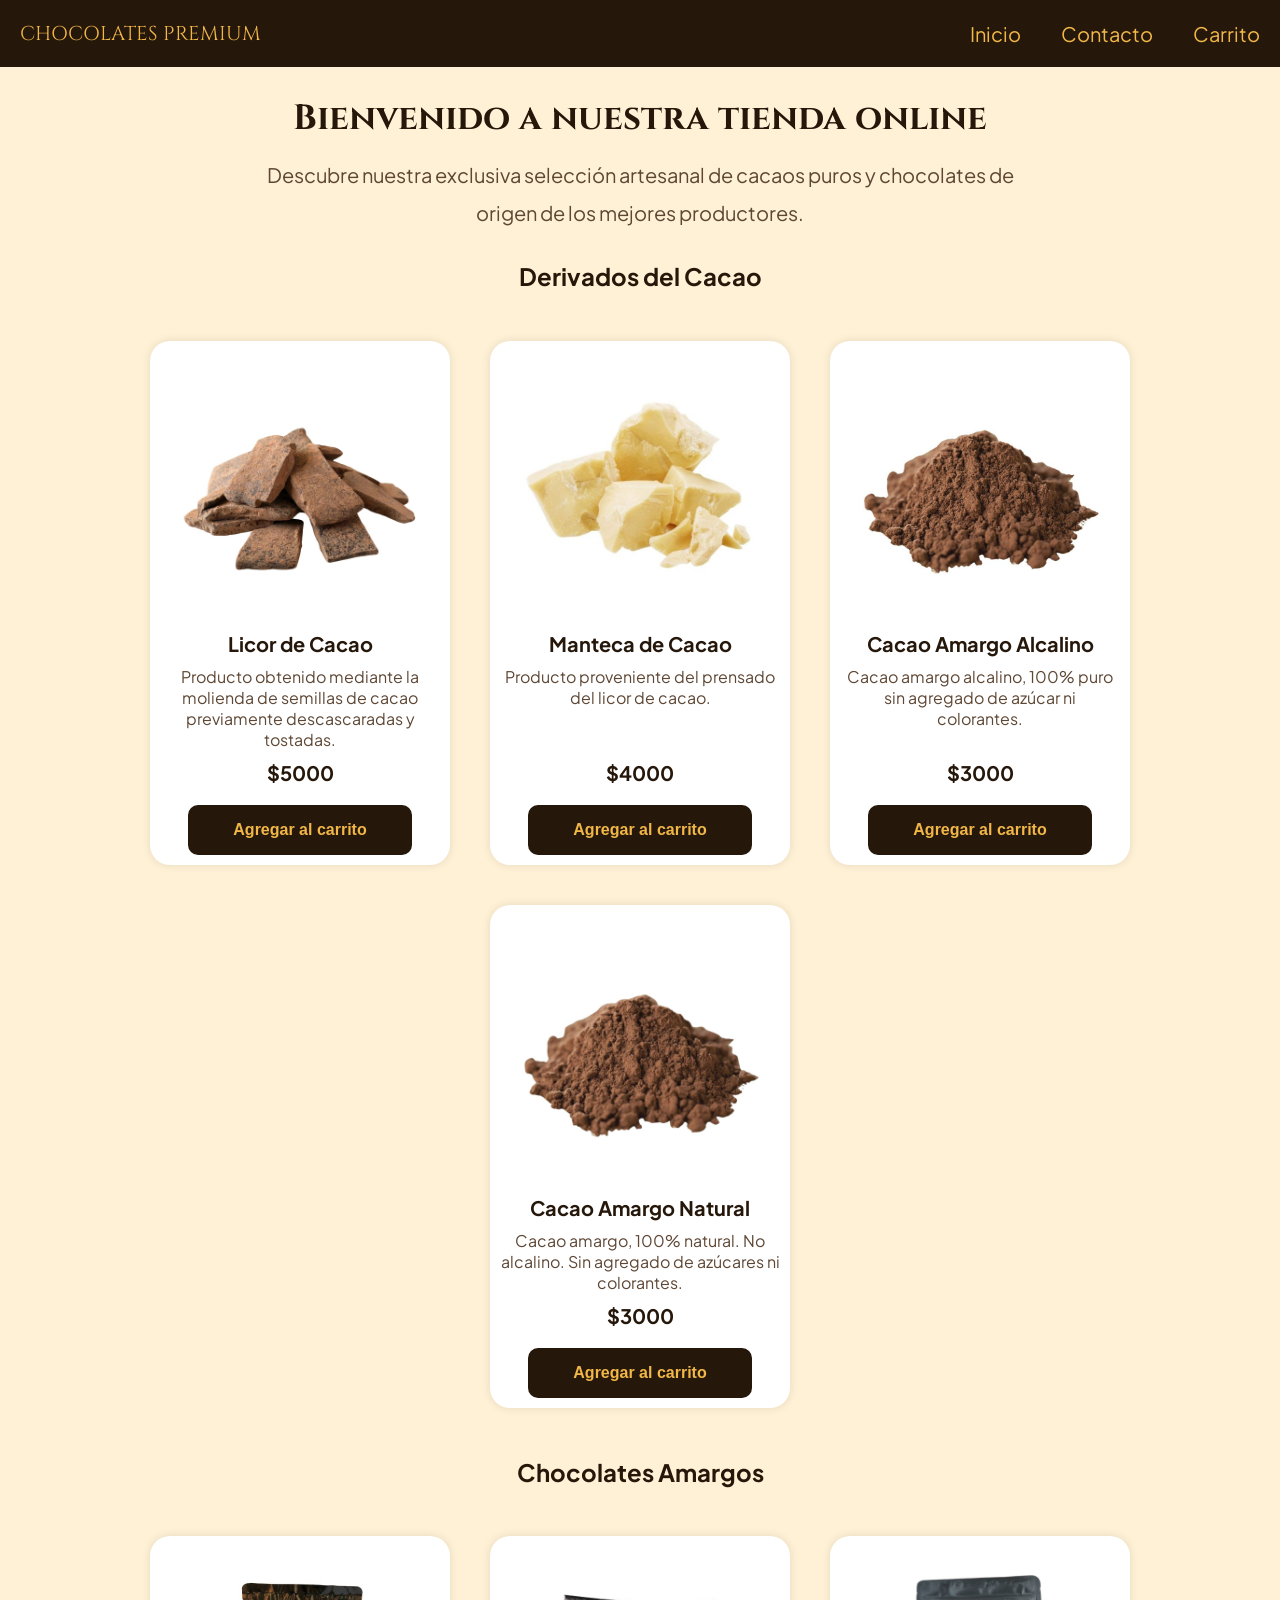
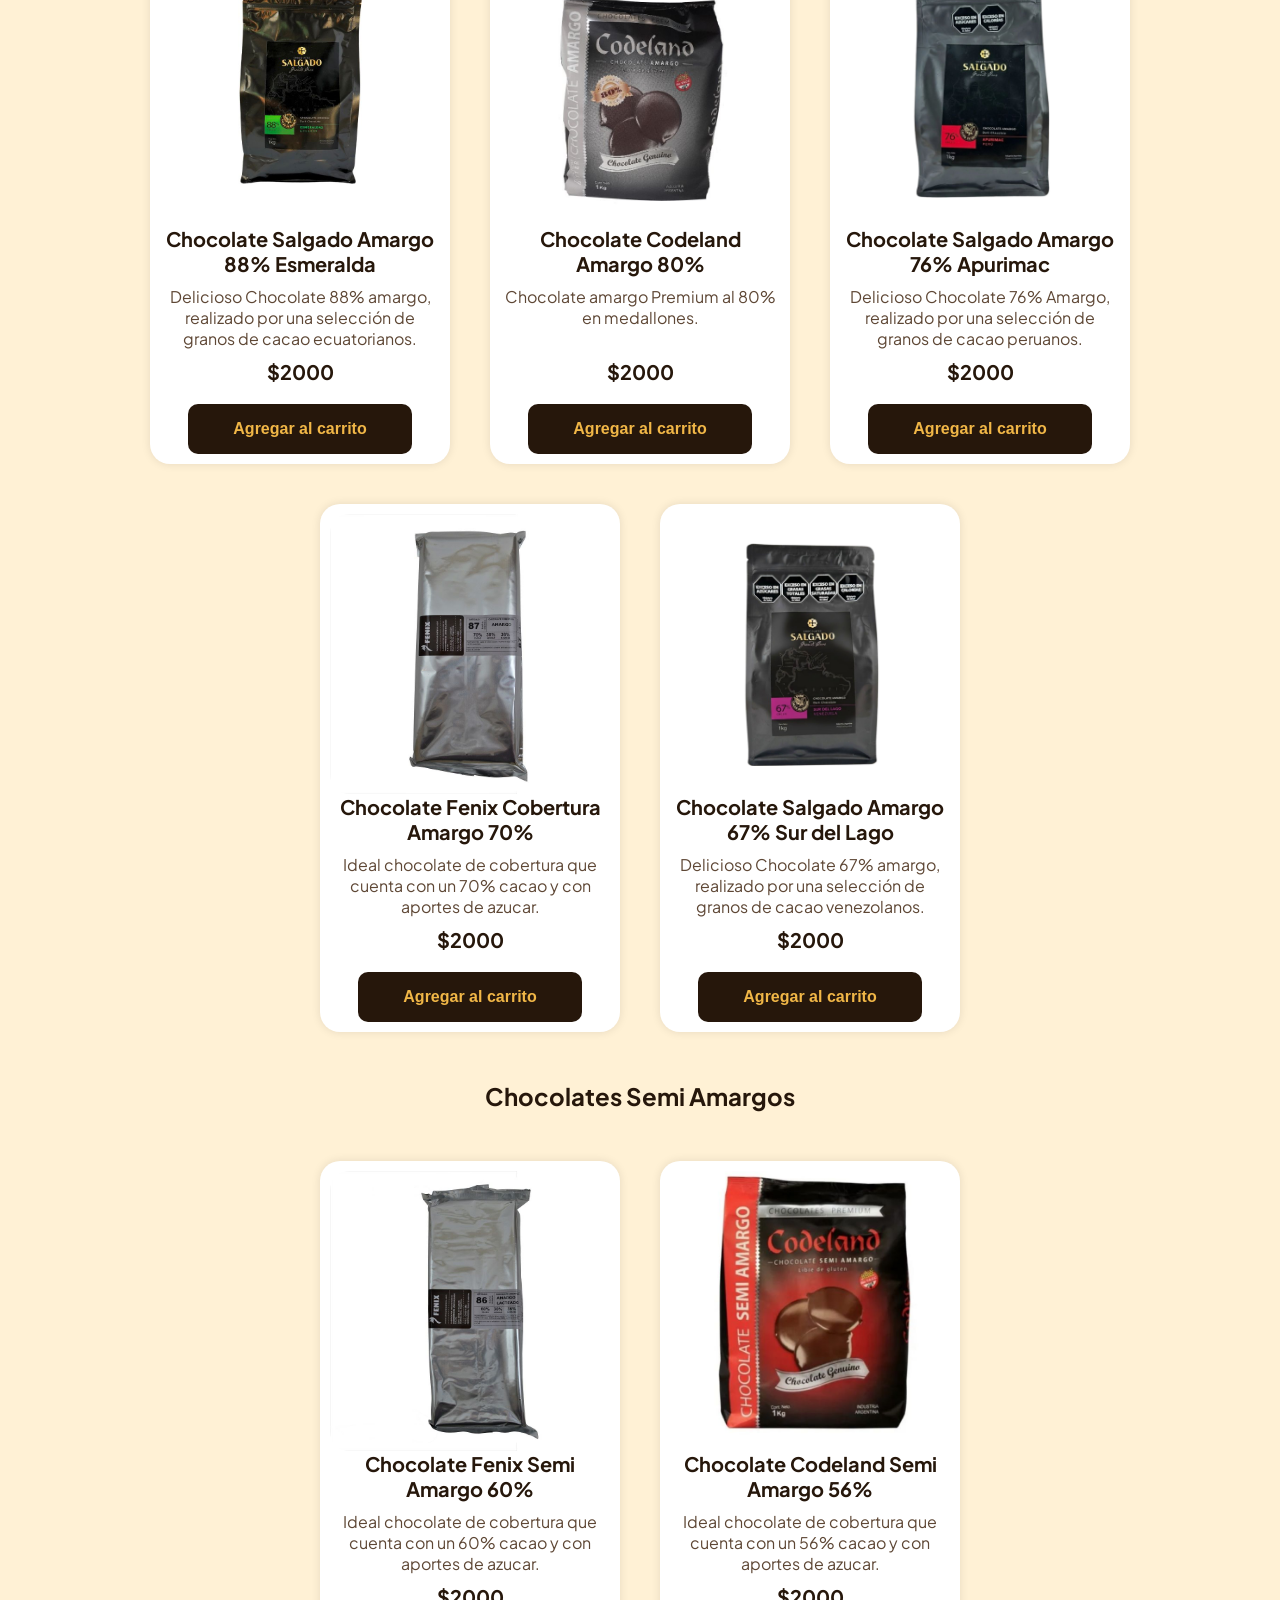
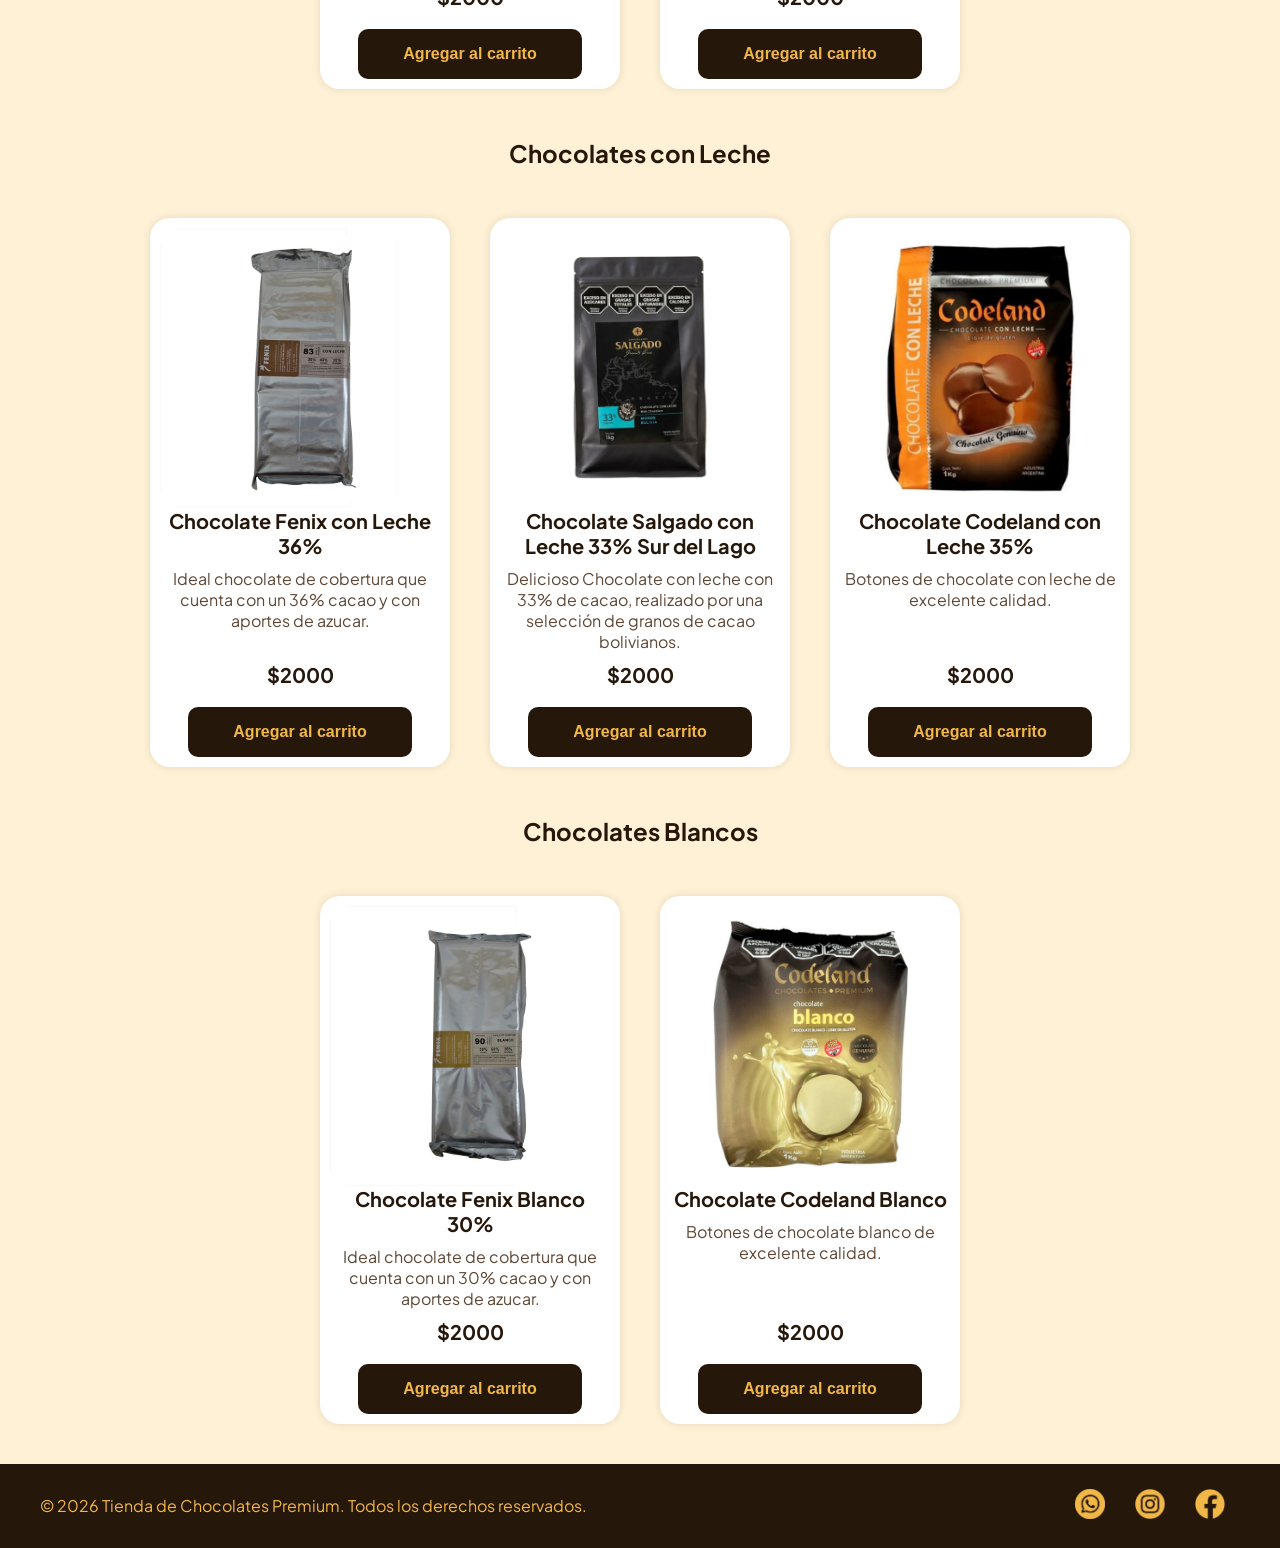
<file: index.html>
<!DOCTYPE html>
<html lang="es">
    <head>
        <meta charset="UTF-8"/>
        <meta name="viewport" content="width=device-width, initial-scale=1.0"/>
        <link href="https://fonts.googleapis.com/css2?family=Cinzel:wght@500;600;700&family=Plus+Jakarta+Sans:wght@300;400;500;600;700&display=swap" rel="stylesheet"/>

        <!-- Enlace a styles en la carpeta css/ -->
        <link rel="stylesheet" href="./css/styles.css"/>
        <title>Inicio Tienda</title>
    </head>
    <body>
        <header>
            <div class="div-logo"><a class="logo" href="./index.html">CHOCOLATES PREMIUM</a></div>

            <nav class="header-nav">
                <ul>
                    <li><a href="./index.html">Inicio</a></li>
                    <li><a href="./pages/contacto.html">Contacto</a></li>
                    <li><a href="./pages/carrito.html">Carrito <span id="contador-carrito"></span></a></li>
                </ul>
            </nav>

        </header>

        <main>
            <section>
                <div>
                    <h1 class="titulo">Bienvenido a nuestra tienda online</h1>
                    <p class="parrafo">Descubre nuestra exclusiva selección artesanal de cacaos puros y chocolates de origen de los mejores productores.</p>
                </div>

                <div id="contenedor-productos"></div>

                <!-- seccion 1: derivados del cacao
                <section>
                    <h2 class="titulo-productos">Derivados del Cacao</h2>
                    <div id="derivados-del-cacao" class="contenedor-tarjetas">
                        <article class="card">
                            <img src="./img/licor-de-cacao-1kg.jpg" alt="licor de cacao" />
                            <h3>Licor de Cacao</h3>
                            <p class="descripcion">Producto obtenido mediante la molienda de semillas de cacao previamente descascaradas y tostadas.</p>
                            <p class="precio">$5000</p>
                            <button class="btn">
                                Agregar al Carrito
                            </button>
                        </article>

                        <article class="card">
                            <img src="./img/manteca-de-cacao-x-1-kg.jpg" alt="manteca de cacao" />
                            <h3>Manteca de Cacao</h3>
                            <p class="descripcion">Producto proveniente del prensado del licor de cacao.</p>
                            <p class="precio">$4000</p>
                            <button class="btn">
                                Agregar al Carrito
                            </button>
                        </article>

                        <article class="card">
                            <img src="./img/cacao-amargo-alcalino.jpg" alt="cacao amargo alcalino" />
                            <h3>Cacao Amargo Alcalino</h3>
                            <p class="descripcion">Cacao amargo alcalino, 100% puro sin agregado de azúcar ni colorantes.</p>
                            <p class="precio">$3000</p>
                            <button class="btn">
                                Agregar al Carrito
                            </button>
                        </article>

                        <article class="card">
                            <img src="./img/cacao-amargo-natural.jpg" alt="cacao amargo natural" />
                            <h3>Cacao Amargo Natural</h3>
                            <p class="descripcion">Cacao amargo, 100% natural. No alcalino. Sin agregado de azúcares ni colorantes.</p>
                            <p class="precio">$3000</p>
                            <button class="btn">
                                Agregar al Carrito
                            </button>
                        </article>
                    </div>
                </section>

                seccion 2: chocolates amargos
                <section>
                    <h2 class="titulo-productos">Chocolates Amargos</h2>
                    <div id="chocolates-amargos" class="contenedor-tarjetas">
                        <article class="card">
                            <img src="./img/salgado/chocolate-amargo-88_-esmeralda-salgado-x-1kg-1.jpg" alt="Chocolate Cobertura Amargo 88% Salgado Esmeralda" />
                            <h3>Chocolate Salgado Amargo 88% Esmeralda</h3>
                            <p class="descripcion">Delicioso Chocolate 88% amargo, realizado por una selección de granos de cacao ecuatorianos.</p>
                            <p class="precio">$2000</p>
                            <button class="btn">
                                Agregar al Carrito
                            </button>
                        </article>

                        <article class="card">
                            <img src="./img/codeland/chocolate-amargo-codeland-1-kg.jpg" alt="Chocolate Codeland Amargo 80%" />
                            <h3>Chocolate Codeland Amargo 80%</h3>
                            <p class="descripcion">Chocolate amargo Premium al 80% en medallones.</p>
                            <p class="precio">$2000</p>
                            <button class="btn">
                                Agregar al Carrito
                            </button>
                        </article>

                        <article class="card">
                            <img src="./img/salgado/chocolate-amargo-76_-apurimac-salgado-x-1kg-1.jpg" alt="Chocolate Amargo 76% Salgado Apurimac" />
                            <h3>Chocolate Salgado Amargo 76% Apurimac</h3>
                            <p class="descripcion">Delicioso Chocolate 76% Amargo, realizado por una selección de granos de cacao peruanos.</p>
                            <p class="precio">$2000</p>
                            <button class="btn">
                                Agregar al Carrito
                            </button>
                        </article>

                        <article class="card">
                            <img src="./img/fenix/chocolate-fenix-cobertura-amargo-70-1-kg.jpg" alt="Chocolate Fenix Cobertura Amargo 70%" />
                            <h3>Chocolate Fenix Cobertura Amargo 70%</h3>
                            <p class="descripcion">Ideal chocolate de cobertura que cuenta con un 70% cacao y con aportes de azucar.</p>
                            <p class="precio">$2000</p>
                            <button class="btn">
                                Agregar al Carrito
                            </button>
                        </article>

                        <article class="card">
                            <img src="./img/salgado/chocolate-amargo-67_-sur-del-lago-salgado-x-1-kg-1.jpg" alt="Chocolate Amargo 67% Salgado Sur del Lago" />
                            <h3>Chocolate Salgado Amargo 67% Sur del Lago</h3>
                            <p class="descripcion">Delicioso Chocolate 67% amargo, realizado por una selección de granos de cacao venezolanos.</p>
                            <p class="precio">$2000</p>
                            <button class="btn">
                                Agregar al Carrito
                            </button>
                        </article>
                    </div>
                </section>

                seccion 3: chocolates semi amargos
                <section>
                    <h2 class="titulo-productos">Chocolates Semi Amargos</h2>
                    <div id="chocolates-semi-amargos" class="contenedor-tarjetas">
                        <article class="card">
                            <img src="./img/fenix/chocolate-fenix-cobertura-semiamargo-60-1-kg.jpg" alt="Chocolate Fenix Cobertura Semi Amargo 60%" />
                            <h3>Chocolate Fenix Semi Amargo 60%</h3>
                            <p class="descripcion">Ideal chocolate de cobertura que cuenta con un 60% cacao y con aportes de azucar.</p>
                            <p class="precio">$2000</p>
                            <button class="btn">
                                Agregar al Carrito
                            </button>
                        </article>

                        <article class="card">
                            <img src="./img/codeland/chocolate-semiamargo-codeland-x-1-kg.jpg" alt="Chocolate Codeland Semi Amargo 56%" />
                            <h3>Chocolate Codeland Semi Amargo 56%</h3>
                            <p class="descripcion">Ideal chocolate de cobertura que cuenta con un 56% cacao y con aportes de azucar.</p>
                            <p class="precio">$2000</p>
                            <button class="btn">
                                Agregar al Carrito
                            </button>
                        </article>
                    </div>
                </section>

                seccion 4: chocolates con leche
                <section>
                    <h2 class="titulo-productos">Chocolates con Leche</h2>
                    <div id="chocolates-con-leche" class="contenedor-tarjetas">
                        <article class="card">
                            <img src="./img/fenix/chocolate-fenix-cobertura-con-leche-36-1-kg.jpg" alt="Chocolate Fenix con Leche 36%" />
                            <h3>Chocolate Fenix con Leche 36%</h3>
                            <p class="descripcion">Ideal chocolate de cobertura que cuenta con un 36% cacao y con aportes de azucar.</p>
                            <p class="precio">$2000</p>
                            <button class="btn">
                                Agregar al Carrito
                            </button>
                        </article>

                        <article class="card">
                            <img src="./img/salgado/chocolate-con-leche-33_-moxos-salgado-x-1-kg-1.jpg" alt="Chocolate Salgado con Leche 33% Sur del Lago" />
                            <h3>Chocolate Salgado con Leche 33% Sur del Lago</h3>
                            <p class="descripcion">Delicioso Chocolate con leche con 33% de cacao, realizado por una selección de granos de cacao bolivianos.</p>
                            <p class="precio">$2000</p>
                            <button class="btn">
                                Agregar al Carrito
                            </button>
                        </article>

                        <article class="card">
                            <img src="./img/codeland/chocolate-con-leche-codeland-x-1-kg.jpg" alt="Chocolate Codeland con Leche 35%" />
                            <h3>Chocolate Codeland con Leche 35%</h3>
                            <p class="descripcion">Botones de chocolate con leche de excelente calidad.</p>
                            <p class="precio">$2000</p>
                            <button class="btn">
                                Agregar al Carrito
                            </button>
                        </article>
                    </div>
                </section>

                seccion 5: chocolates blancos
                <section>
                    <h2 class="titulo-productos">Chocolates Blancos</h2>
                    <div id="chocolates-blancos" class="contenedor-tarjetas">
                        <article class="card">
                            <img src="./img/fenix/chocolate-fenix-cobertura-blanco-30-1-kg.jpg" alt="Chocolate Fenix Blanco 30%" />
                            <h3>Chocolate Fenix Blanco 30%</h3>
                            <p class="descripcion">Ideal chocolate de cobertura que cuenta con un 30% cacao y con aportes de azucar.</p>
                            <p class="precio">$2000</p>
                            <button class="btn">
                                Agregar al Carrito
                            </button>
                        </article>

                        <article class="card">
                            <img src="./img/codeland/chocolate-codeland-blanco-x-1-kg-1.jpg" alt="Chocolate Codeland Blanco" />
                            <h3>Chocolate Codeland Blanco</h3>
                            <p class="descripcion">Botones de chocolate blanco de excelente calidad.</p>
                            <p class="precio">$2000</p>
                            <button class="btn">
                                Agregar al Carrito
                            </button>
                        </article>
                    </div>
                </section> -->
                
            </section>
        </main>

        <footer>
            <p>© 2026 Tienda de Chocolates Premium. Todos los derechos reservados.</p>
            <nav>
                <ul class="footer-list">
                    <li><img src="./img/socialmedia/whatsapp-logo.png" alt="logo-whatsapp" /></li>
                    <li><img src="./img/socialmedia/instagram-logo.png" alt="logo-instagram" /></li>
                    <li><img src="./img/socialmedia/facebook-logo.png" alt="logo-facebook" /></li>
                </ul>
            </nav>
        </footer>

        <!-- Este script agrega el enlace al index.js y muy importante el type=module para trabajar en modulos -->
        <script src="./js/index.js" type="module"></script>
    </body>
</html>
</file>
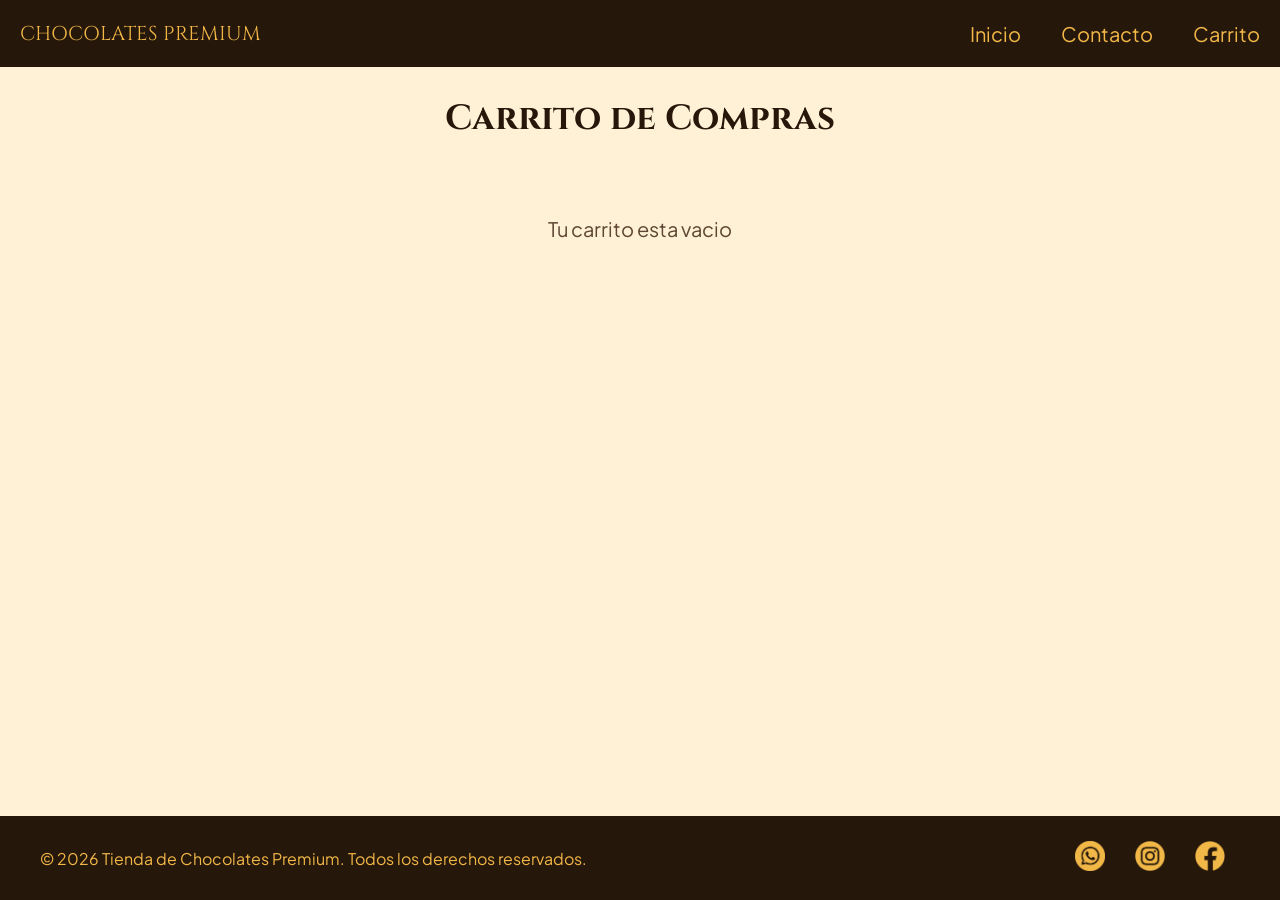
<file: pages/carrito.html>
<!DOCTYPE html>
<html lang="en">
    <head>
        <meta charset="UTF-8">
        <meta name="viewport" content="width=device-width, initial-scale=1.0">
        <link href="https://fonts.googleapis.com/css2?family=Cinzel:wght@500;600;700&family=Plus+Jakarta+Sans:wght@300;400;500;600;700&display=swap" rel="stylesheet"/>

        <!-- Enlace a styles en la carpeta css/ -->
        <link rel="stylesheet" href="../css/styles.css" />
        <title>Carrito</title>
    </head>

    <body>
        <header>
            <div class="div-logo"><a class="logo" href="../index.html">CHOCOLATES PREMIUM</a></div>

            <nav class="header-nav">
                <ul>
                    <li><a href="../index.html">Inicio</a></li>
                    <li><a href="./contacto.html">Contacto</a></li>
                    <li><a href="./carrito.html">Carrito <span id="contador-carrito"></span></a></li>
                </ul>
            </nav>
        </header>

        <main>
            <section>
                <h1 class="titulo">Carrito de Compras</h1>
                <div class="carrito-layout">
                <!-- Columna izquierda: productos -->
                    <section class="carrito-productos">
                        <div class="carrito-encabezado">
                            <span>Producto</span>
                            <span></span>
                            <span>Precio</span>
                            <span>Cant.</span>
                            <span>Subtotal</span>
                            <span></span>
                        </div>

                        <!-- Aqui el JS renderiza las filas de productos -->
                        <div id="contenedor-carrito"></div>
                        
                        <!-- Aqui el JS agrega el boton vaciar carrito -->
                        <div id="acciones-carrito" class="acciones-carrito"></div>
                    </section>

                    <!-- Columna derecha: resumen (lo completa el JS) -->
                    <aside id="resumen-carrito" class="carrito-resumen"></aside>
                    </div>
            </section>
        </main>

        <footer>
            <p>© 2026 Tienda de Chocolates Premium. Todos los derechos reservados.</p>
            <nav>
                <ul class="footer-list">
                    <li><img src="../img/socialmedia/whatsapp-logo.png" alt="logo-whatsapp" /></li>
                    <li><img src="../img/socialmedia/instagram-logo.png" alt="logo-instagram" /></li>
                    <li><img src="../img/socialmedia/facebook-logo.png" alt="logo-facebook" /></li>
                </ul>
            </nav>
        </footer>
        <!-- Este script agrega el enlace al carrito.js y muy importante el type=module para trabajar en modulos -->
        <script src="../js/carrito.js" type="module"></script>
    </body>
</html>
</file>
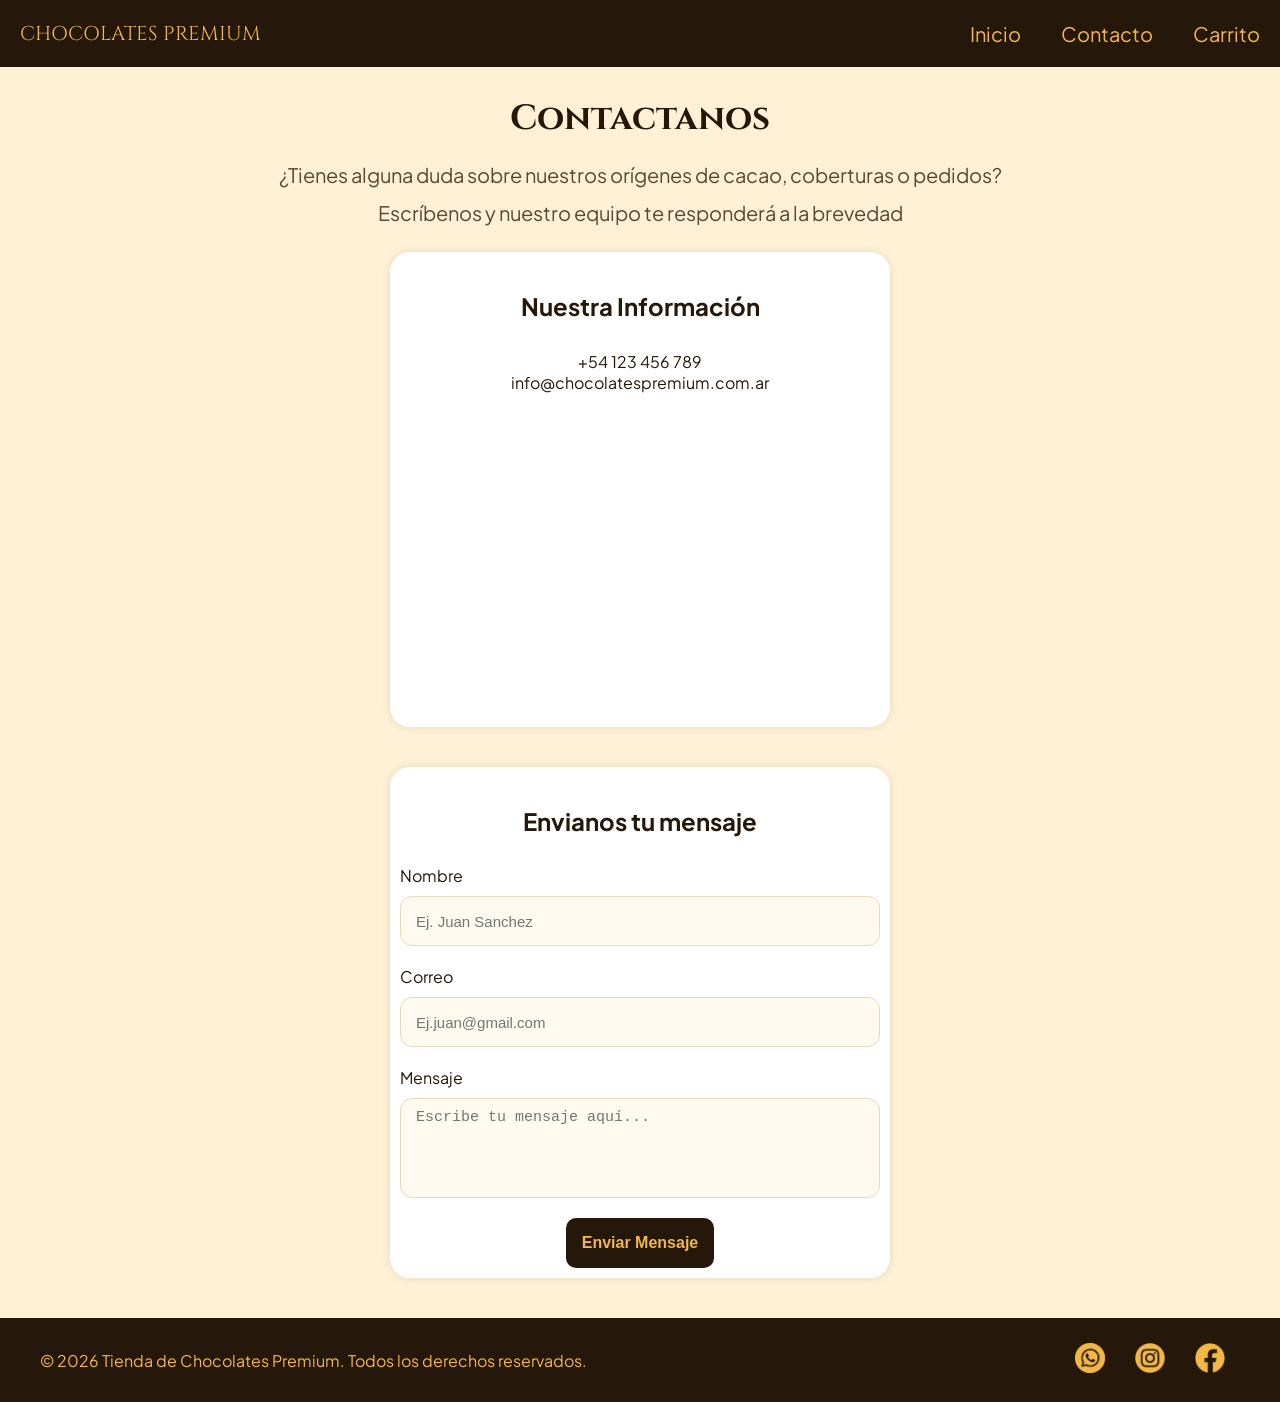
<file: pages/contacto.html>
<!doctype html>
<html lang="en">
  <head>
    <meta charset="UTF-8" />
    <meta name="viewport" content="width=device-width, initial-scale=1.0" />
    <link
      href="https://fonts.googleapis.com/css2?family=Cinzel:wght@500;600;700&family=Plus+Jakarta+Sans:wght@300;400;500;600;700&display=swap"
      rel="stylesheet"
    />

    <!-- Enlace a styles en la carpeta css/ -->
    <link rel="stylesheet" href="../css/styles.css" />
    <title>Contacto</title>
  </head>

  <body>
    <header>
      <div class="div-logo">
        <a class="logo" href="../index.html">CHOCOLATES PREMIUM</a>
      </div>

      <nav class="header-nav">
        <ul>
          <li><a href="../index.html">Inicio</a></li>
          <li><a href="./contacto.html">Contacto</a></li>
          <li><a href="./carrito.html">Carrito <span id="contador-carrito"></span></a></li>
        </ul>
      </nav>
    </header>

    <main>
      <section>
        <div>
          <h1 class="titulo">Contactanos</h1>
          <p class="parrafo">¿Tienes alguna duda sobre nuestros orígenes de cacao, coberturas o pedidos?</p>
          <p class="parrafo">Escríbenos y nuestro equipo te responderá a la brevedad</p>
        </div>

        <div class="contenedor-tarjetas">
          <!-- tarjeta 1: informacion de contacto -->
          <section class="card-consulta">
            <h2>Nuestra Información</h2>
            <p><a href="tel:+54123456789">+54 123 456 789</a></p>
            <p><a href="mailto:info@chocolatespremium.com.ar">info@chocolatespremium.com.ar</a></p>
            <iframe
              src="https://www.google.com/maps/embed?pb=!1m18!1m12!1m3!1d3284.7283687265003!2d-58.53406538762816!3d-34.585739056437916!2m3!1f0!2f0!3f0!3m2!1i1024!2i768!4f13.1!3m3!1m2!1s0x95bcb7a2008e7d7d%3A0xd92119942a3319b2!2sCODELAND%20SA%20Chocolates%20Premium!5e0!3m2!1ses-419!2sar!4v1790982977957!5m2!1ses-419!2sar"
              width="95%"
              height="300"
              style="border: 0"
              allowfullscreen=""
              loading="lazy"
              referrerpolicy="strict-origin-when-cross-origin"
            ></iframe>
          </section>

          <!-- tarjeta 2: formulario de contacto -->
          <section class="card-consulta">
            <h2>Envianos tu mensaje</h2>
            <form
              class="form"
              action="https://formspree.io/f/xeaoywdq"
              method="POST"
            >
              <div class="form-group">
                <label class="form-label">Nombre</label>
                <input
                  class="form-input"
                  type="text"
                  name="name"
                  placeholder="Ej. Juan Sanchez"
                />
              </div>

              <div class="form-group">
                <label class="form-label">Correo</label>
                <input
                  class="form-input"
                  type="email"
                  name="email"
                  placeholder="Ej.juan@gmail.com"
                />
              </div>

              <div class="form-group">
                <label class="form-label">Mensaje</label>
                <textarea
                  class="form-textarea"
                  name="message"
                  placeholder="Escribe tu mensaje aquí..."
                ></textarea>
              </div>

              <button class="btn" type="submit">Enviar Mensaje</button>
              <!-- Asunto del mail que llega -->
              <input
                type="hidden"
                name="subject"
                value="Contacto desde el sitio"
              />
            </form>
          </section>
        </div>
      </section>
    </main>

    <footer>
      <p>© 2026 Tienda de Chocolates Premium. Todos los derechos reservados.</p>
      <nav>
        <ul class="footer-list">
          <li>
            <img
              src="../img/socialmedia/whatsapp-logo.png"
              alt="logo-whatsapp"
            />
          </li>
          <li>
            <img
              src="../img/socialmedia/instagram-logo.png"
              alt="logo-instagram"
            />
          </li>
          <li>
            <img
              src="../img/socialmedia/facebook-logo.png"
              alt="logo-facebook"
            />
          </li>
        </ul>
      </nav>
    </footer>
    <!-- Este script agrega el enlace al contacto.js y muy importante el type=module para trabajar en modulos -->
    <script src="../js/contacto.js" type="module"></script>
  </body>
</html>
</file>
<file: css/styles.css>
/* ==========================================================================
   RESET Y BASE
   ========================================================================== */
/* Limpia los estilos por defecto que aplican los navegadores */
* {
    margin: 0;
    padding: 0;
    box-sizing: border-box;
}

/* Hace que 1rem equivalga a 10px */
html {
    font-size: 62.5%;
}

body {
    font-family: "Plus Jakarta Sans", sans-serif;
    font-size: 1.6rem;
    background-color: #fff1d5;
    color: #26170b;

    display: flex;
    flex-direction: column;
    min-height: 100vh;
}

main {
    width: 80%;
    margin: 0 auto;
    padding-bottom: 2rem;

    flex: 1;

    display: flex;
    flex-direction: column;
    align-items: center;
}

h1 {
    font-size: 3rem;
    font-weight: 800;
    line-height: 1.15;
    margin: 3rem 0;
}

h2 {
    font-size: 2.4rem;
    font-weight: 700;
    line-height: 1.2;
    text-align: center;
    margin: 3rem 0;
}

iframe {
    border-radius: 2rem;
    margin-top: 2rem;
    width: 100%;
}

/* ==========================================================================
   HEADER Y FOOTER
   ========================================================================== */
header,
footer {
    background: #26170b;
    color: #f1b747;
    width: 100%;

    display: flex;
    justify-content: space-between;
    align-items: center;
}

footer {
    padding: 1rem 4rem;
}

.div-logo {
    font-family: "Cinzel", sans-serif;
}

.logo,
.header-nav a {
    font-size: 2rem;
    text-decoration: none;
    color: inherit;
    display: block;
    padding: 2rem;
}

.header-nav li:hover {
    cursor: pointer;
    background-color: #f1b747;
    color: #26170b;
}

nav ul {
    list-style: none;
    display: flex;
}

.footer-list img {
    width: 4rem;
    padding: 0.5rem;
}

.footer-list li {
    padding: 1rem;
    cursor: pointer;
}

/* ==========================================================================
   COMPONENTES REUTILIZABLES
   ========================================================================== */
/* Boton principal */
.btn {
    border: none;
    font-size: 1.6rem;
    font-weight: 700;
    padding: 1.6rem;
    border-radius: 1rem;
    color: #f1b747;
    background-color: #26170b;
}

.btn:hover {
    cursor: pointer;
    background-color: #f1b747;
    color: #26170b;
}

/* Estilo compartido de tarjetas (productos y contacto) */
.card,
.card-consulta {
    margin: 2rem;
    padding: 1rem;
    border-radius: 2rem;
    box-shadow: 0 0 10px rgba(0, 0, 0, 0.1);
    text-align: center;
    background-color: #ffffff;
}

/* Toasts (la notificacion al click) queda como un contenedor fijo en pantalla */
#contenedor-toasts {
    position: fixed;
    top: 8rem;
    right: 2rem;
    display: flex;
    flex-direction: column;
    gap: 0.8rem;
    z-index: 1000;
}

/* Aviso: empieza invisible y desplazado */
.toast {
    background-color: #26170b;
    color: #f1b747;
    font-size: 1.6rem;
    padding: 1.2rem 2rem;
    border-radius: 0.6rem;
    box-shadow: 0 2px 8px rgba(0, 0, 0, 0.3);
    opacity: 0;
    transform: translateY(1rem);
    transition: opacity 0.3s, transform 0.3s;
}

/* Este es para cuando es visible */
.toast-visible {
    opacity: 1;
    transform: translateY(0);
}

/* Toast de confirmacion (con botones) */
.toast-confirmacion {
    display: flex;
    flex-direction: column;
    gap: 1rem;
}

.toast-botones {
    display: flex;
    gap: 0.8rem;
    justify-content: center;
}

.toast-btn {
    padding: 0.6rem 1.4rem;
    border: none;
    border-radius: 0.4rem;
    cursor: pointer;
    font-size: 1.4rem;
    font-weight: 600;
}

.toast-btn-confirmar {
    background-color: #c0392b;
    color: #ffffff;
}

.toast-btn-cancelar {
    background-color: #ffffff;
    color: #26170b;
}

/* ==========================================================================
   PAGINA: INICIO
   ========================================================================== */
.titulo {
    font-size: 3.5rem;
    font-family: "Cinzel", sans-serif;
    font-weight: 700;
    line-height: 1.25;
    margin-bottom: 1.5rem;
    text-align: center;
}

.parrafo {
    font-size: 2rem;
    color: #5e4735;
    max-width: 60vw;
    margin: 0 auto;
    text-align: center;
    line-height: 1.9;
}

.contenedor-tarjetas {
    display: flex;
    justify-content: center;
    flex-wrap: wrap;
}

/* Tarjeta de producto */
.card {
    width: 30rem;
    display: flex;
    flex-direction: column;
    align-items: center;
    overflow: hidden;
}

.card h3 {
    font-size: 2rem;
    margin-bottom: 1rem;
}

.card .descripcion {
    color: #5e4735;
    margin-bottom: 1rem;
    flex-grow: 1;
}

.card .precio {
    font-size: 2rem;
    font-weight: bold;
    margin-bottom: 2rem;
}

/* El resto de estilos del boton se heredan de .btn */
.card .btn {
    margin-top: auto;
    width: 80%;
}

.card img {
    width: 100%;
    border-radius: 2rem;
    object-fit: cover;
}

/* ==========================================================================
   PAGINA: CONTACTO
   ========================================================================== */
.card-consulta {
    width: 50rem;
}

.card-consulta a {
    text-decoration: none;
    font-size: 1.6rem;
    color: inherit;
}

.card-consulta a:hover {
    color: #f1b747;
    text-decoration: underline;
}

.form-group {
    margin-bottom: 2rem;
    width: 100%;
    display: flex;
    flex-direction: column;
    gap: 1rem;
}

.form-label {
    width: 100%;
    text-align: left;
    color: #26170b;
}

.form-input,
.form-textarea {
    width: 100%;
    padding: 1rem 1.5rem;
    font-size: 1.5rem;
    color: #26170b;
    background-color: #fffaf0;
    border: 1px solid #ebd7bd;
    border-radius: 1.2rem;
    outline: none;
}

.form-input {
    height: 5rem;
}

.form-textarea {
    height: 10rem;
    resize: none;
}

/* ==========================================================================
   PAGINA: CARRITO
   ========================================================================== */
/* Dos columnas: productos a la izquierda, resumen a la derecha */
.carrito-layout {
    display: grid;
    grid-template-columns: 1fr 32rem;
    gap: 3rem;
    align-items: start;
    width: 100%;
    max-width: 120rem;
    padding: 2rem 0;
}

/* Encabezado y filas comparten las mismas columnas */
.carrito-encabezado,
.carrito-fila {
    display: grid;
    grid-template-columns: 8rem 1fr 11rem 13rem 12rem 3rem;
    align-items: center;
    gap: 1.5rem;
}

.carrito-encabezado {
    padding: 1rem 0;
    border-bottom: 1px solid #ebd7bd;
    font-size: 1.3rem;
    font-weight: 600;
    text-transform: uppercase;
}

.carrito-fila {
    padding: 1.5rem 0;
    border-bottom: 1px solid #ebd7bd;
}

.carrito-fila img {
    width: 8rem;
    height: 8rem;
    object-fit: contain;
}

.fila-nombre {
    font-size: 1.5rem;
    font-weight: 400;
}

.fila-precio {
    font-size: 1.5rem;
    color: #5e4735;
}

.fila-subtotal {
    text-align: right;
}

/* Control de cantidad: - [n] + */
.cantidad-control {
    display: flex;
    align-items: center;
    width: fit-content;
    border: 1px solid #ebd7bd;
}

.btn-cantidad {
    width: 3.2rem;
    height: 3.6rem;
    border: none;
    background: #ffffff;
    font-size: 1.8rem;
    cursor: pointer;
}

.btn-cantidad:hover {
    background: #fff1d5;
}

.cantidad-valor {
    width: 3.6rem;
    text-align: center;
    font-size: 1.5rem;
    font-weight: 600;
}

/* Boton X para eliminar */
.btn-eliminar-x {
    border: none;
    background: none;
    font-size: 1.8rem;
    color: #5e4735;
    cursor: pointer;
}

.btn-eliminar-x:hover {
    color: #c0392b;
}

.acciones-carrito {
    margin-top: 2rem;
}

.mensaje-carrito-vacio {
    padding: 4rem 0;
    text-align: center;
    font-size: 2rem;
    color: #5e4735;
}

/* Cuadro de resumen */
.carrito-resumen {
    padding: 2rem;
    border: 1px solid #ebd7bd;
}

.resumen-titulo {
    margin: 0 0 1.5rem;
    text-align: left;
    font-size: 1.6rem;
    text-transform: uppercase;
}

.resumen-fila {
    display: flex;
    justify-content: space-between;
    padding: 1rem 0;
    border-bottom: 1px solid #ebd7bd;
    font-size: 1.5rem;
}

.resumen-total {
    border-bottom: none;
    font-size: 2rem;
    font-weight: 700;
}

.btn-continuar {
    width: 100%;
    margin-top: 1.5rem;
}

/* Este es para el carrito vacio con una sola columna, sin encabezado ni resumen solo dice tu carirto esta vacio */
.carrito-layout.carrito-vacio {
    grid-template-columns: 1fr;
}

.carrito-layout.carrito-vacio .carrito-encabezado,
.carrito-layout.carrito-vacio .carrito-resumen {
    display: none;
}

/* ==========================================================================
   Esto para el responsive a partir de 768px
   ========================================================================== */
@media (max-width: 768px) {
    header,
    footer {
        flex-direction: column;
    }

    footer {
        font-size: 1.4rem;
        padding: 1rem 2rem;
    }

    .titulo {
        font-size: 2.5rem;
    }

    .parrafo {
        font-size: 1.5rem;
        max-width: 90vw;
    }

    .div-logo {
        width: 100%;
        text-align: center;
    }

    .logo {
        padding-bottom: 0.5rem;
    }

    .header-nav a {
        padding-top: 0.5rem;
    }

    .header-nav,
    .footer-list {
        width: 100%;
    }

    .header-nav ul,
    .footer-list {
        justify-content: center;
        flex-wrap: wrap;
        width: 100%;
        gap: 1rem;
    }

    .header-nav li,
    .footer-list li {
        text-align: center;
    }

    .contenedor-tarjetas {
        flex-direction: column;
        align-items: center;
    }

    .card-consulta {
        width: 90%;
        padding: 2rem 1.5rem;
    }

    /* En el carrito una columna y cada producto tipo compacto */
    .carrito-layout {
        grid-template-columns: 1fr;
    }

    .carrito-encabezado {
        display: none;
    }

    .carrito-fila {
        grid-template-columns: 7rem 1fr auto;
        grid-template-areas:
            "img nombre   eliminar"
            "img precio   eliminar"
            "img cantidad subtotal";
        gap: 0.5rem 1.5rem;
    }

    .carrito-fila img {
        grid-area: img;
        width: 7rem;
        height: 7rem;
    }

    .fila-nombre {
        grid-area: nombre;
    }

    .fila-precio {
        grid-area: precio;
    }

    .cantidad-control {
        grid-area: cantidad;
    }

    .fila-subtotal {
        grid-area: subtotal;
    }

    .btn-eliminar-x {
        grid-area: eliminar;
        align-self: start;
    }
}
</file>
